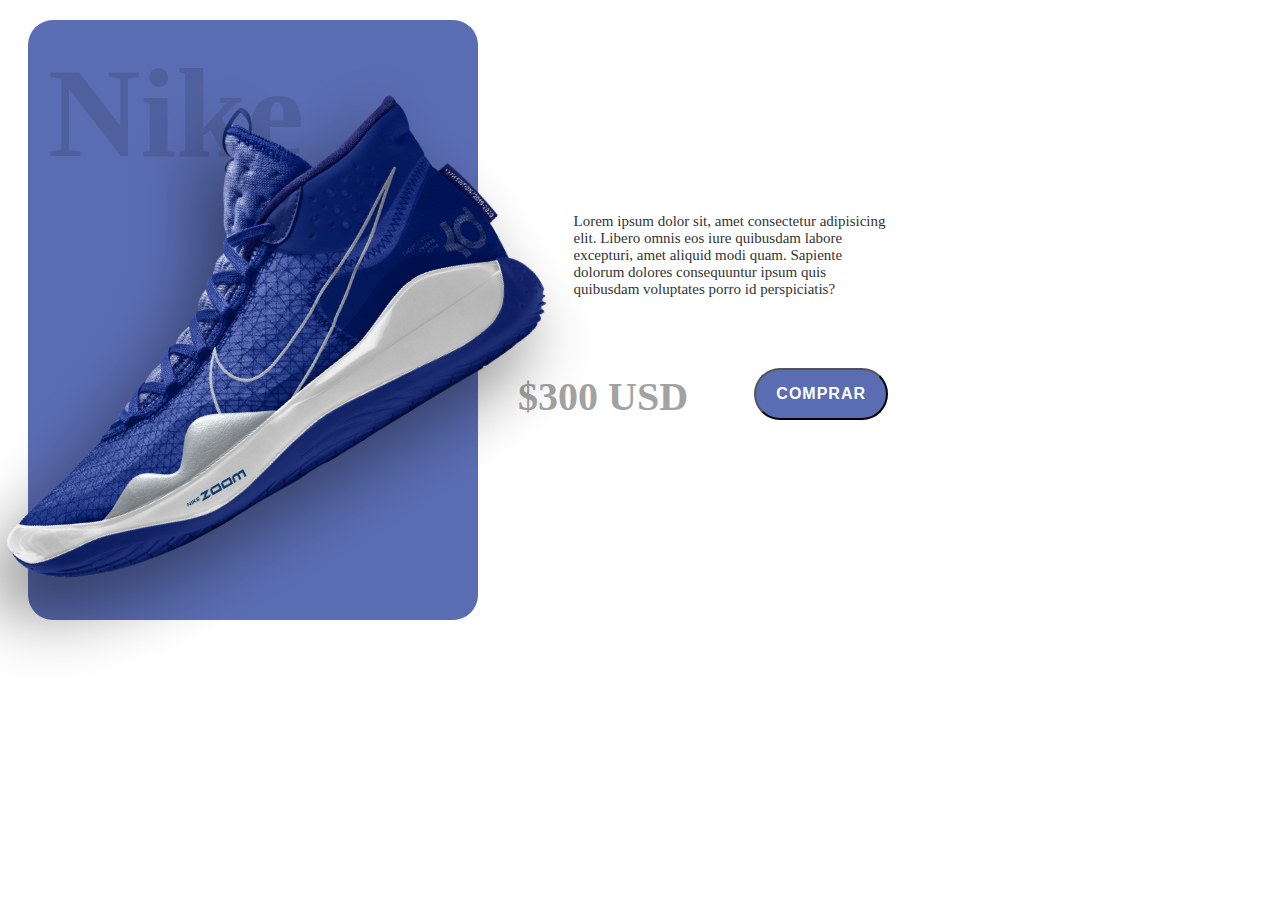
<file: index.html>
<!DOCTYPE html>
<html lang="en">
  <head>
    <meta charset="UTF-8" />
    <meta http-equiv="X-UA-Compatible" content="IE=edge" />
    <meta name="viewport" content="width=device-width, initial-scale=1.0" />
    <title>Product card</title>
  </head>
  <body>
    <!-- <img src="./imgs/nike-blue.png" alt=""> -->
    <product-card
      img="https://oen844.github.io/Web-Components/imgs/nike-blue.png"
      title="Nike Zoom 2020"
      collection="Running collection"
      description="Lorem ipsum dolor sit, amet consectetur adipisicing elit. Libero omnis eos iure quibusdam labore excepturi, amet aliquid modi quam. Sapiente dolorum dolores consequuntur ipsum quis quibusdam voluptates porro id perspiciatis?"
      price="$300 USD"
    ></product-card>
    <script type="module" src="https://oen844.github.io/Web-Components/app.js"></script>
  </body>
</html>
</file>
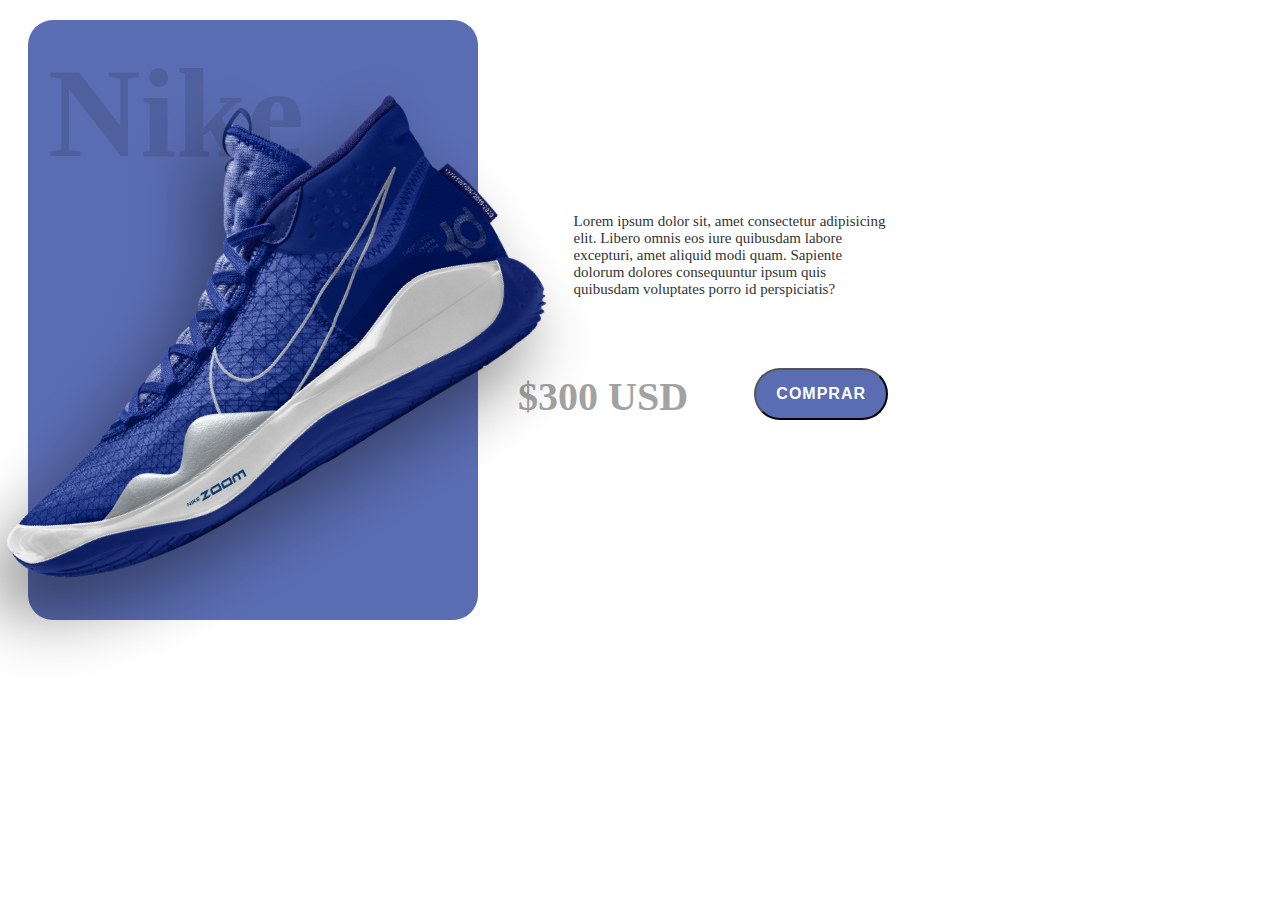
<file: Proyecto/index.html>
<!DOCTYPE html>
<html lang="en">
  <head>
    <meta charset="UTF-8" />
    <meta http-equiv="X-UA-Compatible" content="IE=edge" />
    <meta name="viewport" content="width=device-width, initial-scale=1.0" />
    <title>Product card</title>
  </head>
  <body>
    <!-- <img src="./imgs/nike-blue.png" alt=""> -->
    <product-card
      img="./imgs/nike-blue.png"
      title="Nike Zoom 2020"
      collection="Running collection"
      description="Lorem ipsum dolor sit, amet consectetur adipisicing elit. Libero omnis eos iure quibusdam labore excepturi, amet aliquid modi quam. Sapiente dolorum dolores consequuntur ipsum quis quibusdam voluptates porro id perspiciatis?"
      price="$300 USD"
    ></product-card>
    <script type="module" src="./app.js"></script>
  </body>
</html>
</file>
